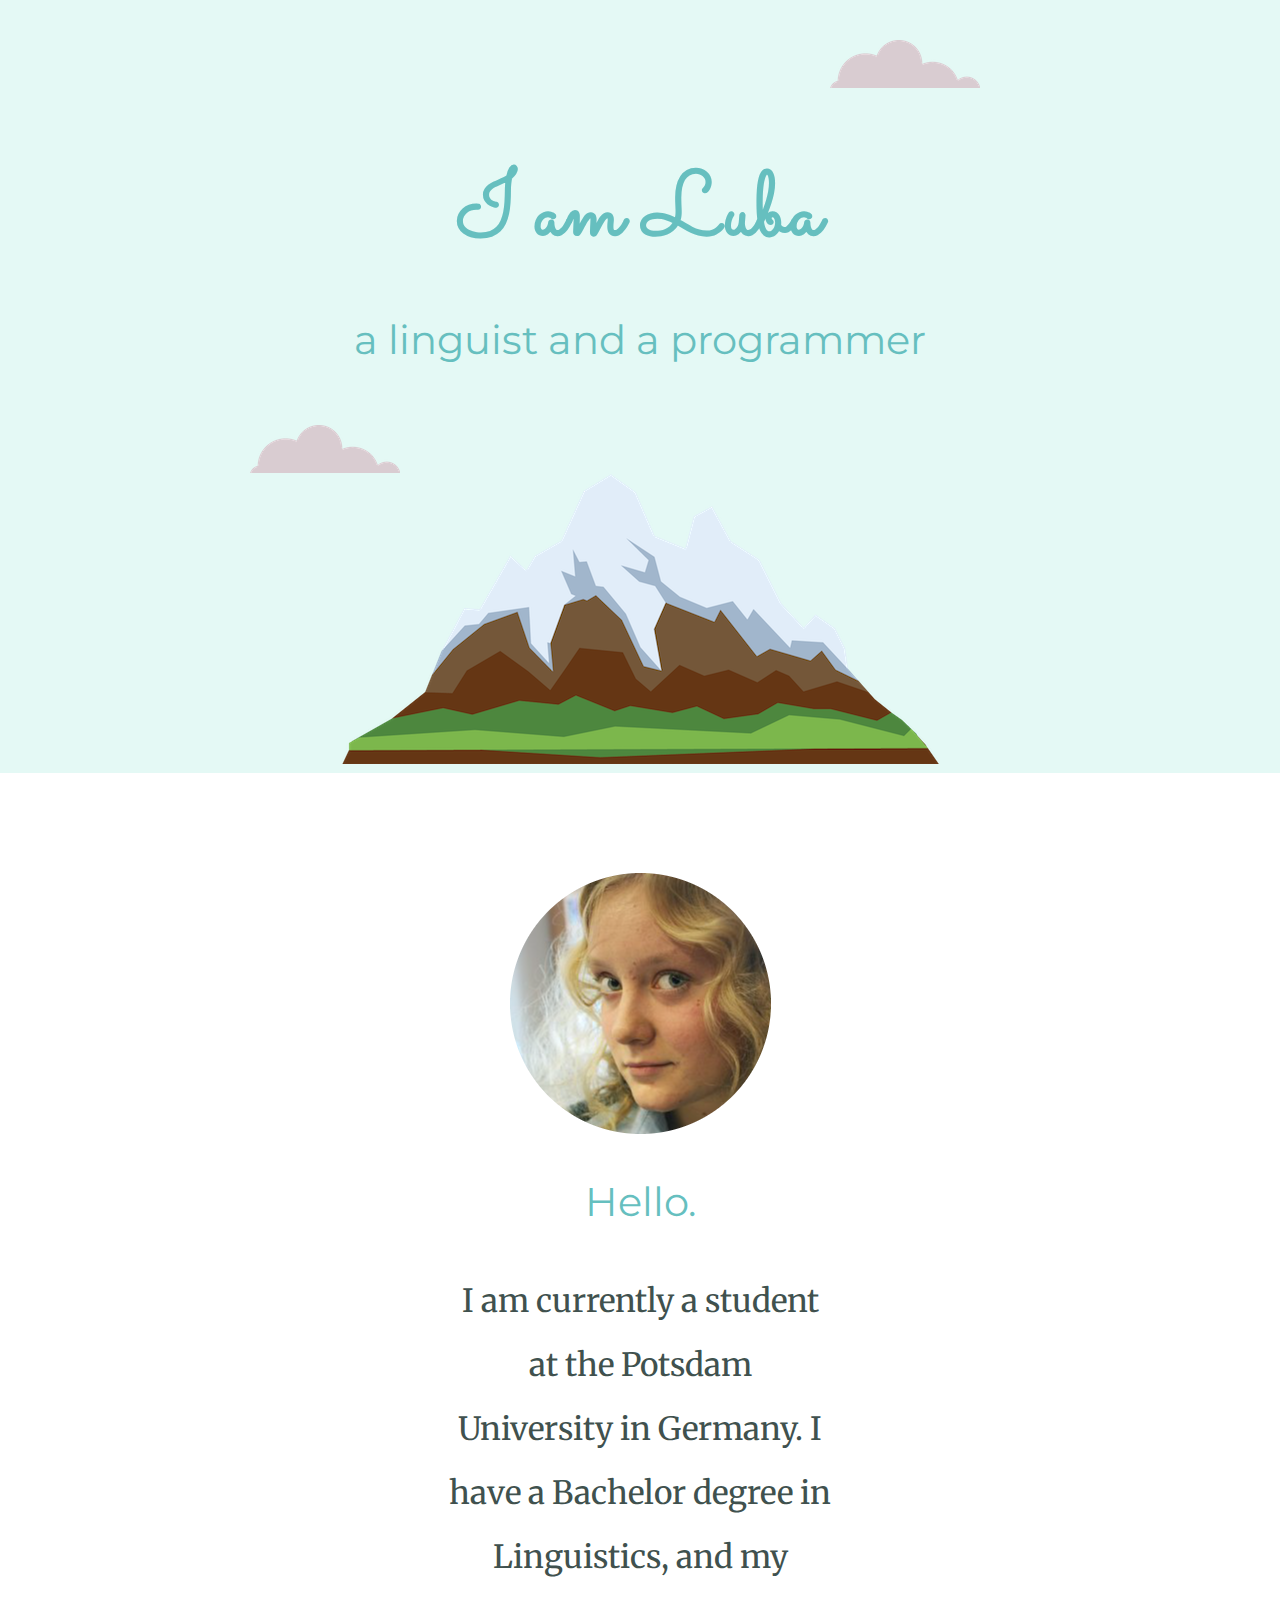
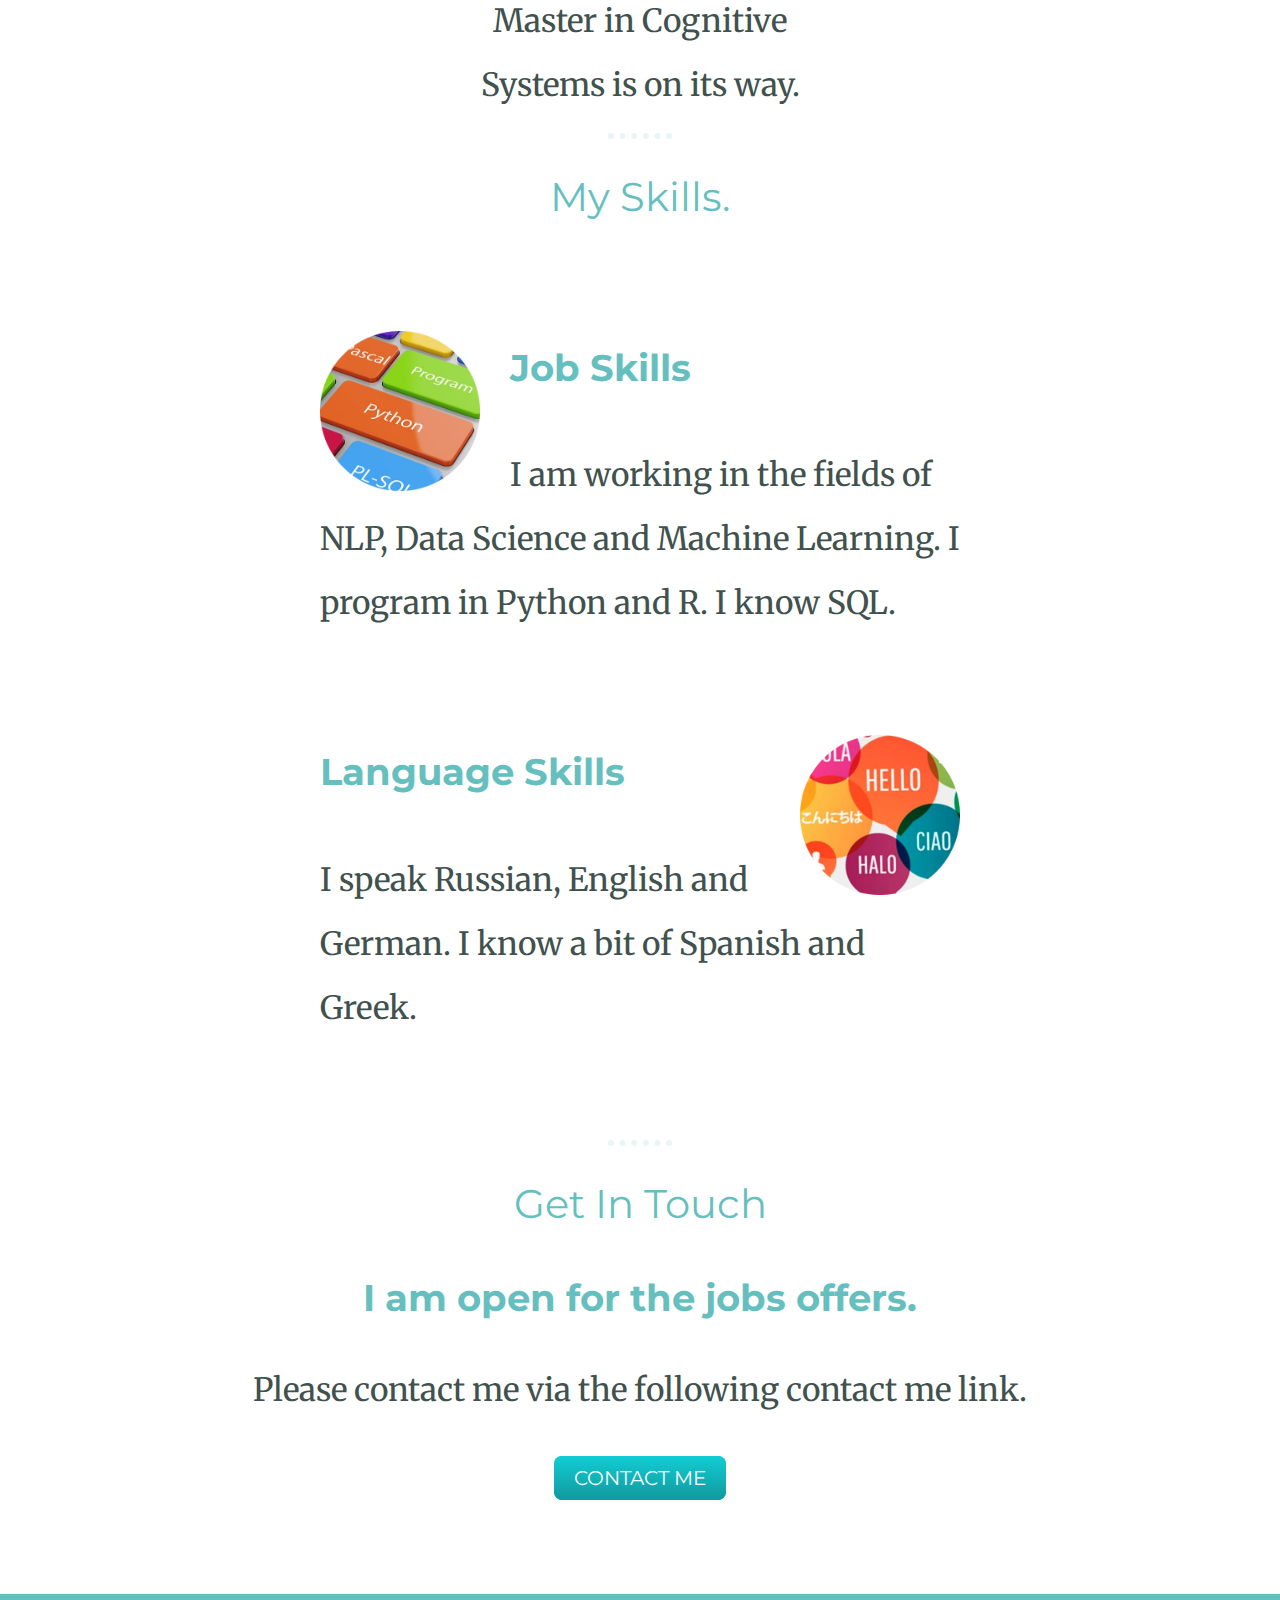
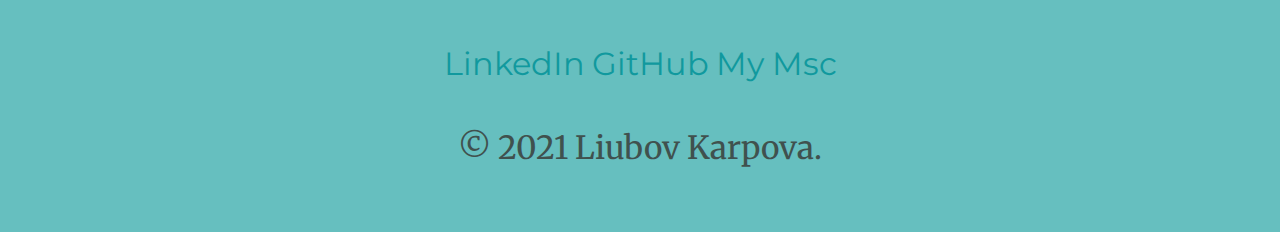
<file: index.html>
<!DOCTYPE html>
<html>
    <head>
        <meta charset="utf-8">
        <title>Liubov Karpova</title>
        <link rel="stylesheet" href="css/styles.css">
        <link rel="icon" href="favicon.ico">
        <link href="https://fonts.googleapis.com/css?family=Merriweather|Montserrat|Sacramento" rel="stylesheet">

    <head>
    <body>
        <div class="top-container">
            <img class="top-cloud" src="images/cloud.png" alt="cloud-image">
           <h1>I am Luba</h1>
            <h2>a linguist and a programmer</h2>
            <img class="bottom-cloud" src="images/cloud.png" alt="cloud-image">
            <img src="images/mountain.png" alt="image">
        </div>
    <div class="middle-container">
  <div class="profile">
    <img src="images/luba-modified.png" alt="Liubov Karpova photo">
    <h2>Hello.</h2>
    <p class="intro">I am currently a student at the Potsdam University in Germany. I have a Bachelor degree in Linguistics, and my Master in Cognitive Systems is on its way.</p>
  </div>
  <hr>
  <div class="skills">
    <h2>My Skills.</h2>
    <div class="skill-row">
      <img class="progr" src="images/programmming-modified.png" alt="programming image">
      <h3>Job Skills</h3>
      <p> I am working in the fields of NLP, Data Science and Machine Learning. I program in Python and R. I know SQL. </p>
    </div>
    <div class="skill-row">
      <img class="lang" src="images/languages-modified.png" alt="languages image">
      <h3>Language Skills</h3>
      <p>I speak Russian, English and German. I know a bit of Spanish and Greek.</p>
    </div>
  </div>
  <hr>
  <div class="contact-me">
    <h2>Get In Touch</h2>
    <h3>I am open for the jobs offers.</h3>
    <p class="contact-message">Please contact me via the following contact me link.</p>
    <a class="btn" href="mailto:LubaCarpova@gmail.com">CONTACT ME</a>
  </div>
</div>


<div class="bottom-container">
  <a class="footer-link" href="https://www.linkedin.com/in/liubov-karpova-26993b220/">LinkedIn</a>
  <a class="footer-link" href="https://github.com/lubakit">GitHub</a>
  <a class="footer-link" href="https://www.uni-potsdam.de/en/studium/what-to-study/master/masters-courses-from-a-to-z/cognitive-systems">My Msc</a>
  <p class="copyright"> © 2021 Liubov Karpova.</p>
</div>



    </body>
</html>
</file>
<file: css/styles.css>
body {
    margin: 0;
    text-align: center;
    font-family:"Merriweather", serif;
    font-size:200%;
    color:#40514E;

}

hr{
border:dotted #EAF6F6 6px;
border-bottom:none;
width:4%;
margin:100 px auto;


}
h1 {
    margin:50px auto 0 auto;
    font-family:"Sacramento", cursive;
    font-size:5.62rem;
    color:#66BFBF;
}
h2{
    font-family: "Montserrat", sans-serif;
    font-size:2.5rem;
    color:#66BFBF;
    font-weight:normal;
    padding-bottom:10px;

}
h3{
    font-family: "Montserrat", sans-serif;
    color:#66BFBF;
}
.top-container {
    background-color: #E4F9F5;
    position: relative;
    padding-top:100px
    }
.middle-container{

margin:100px 0;
}

p{
line-height:2;
}
.bottom-container {

background-color:#66BFBF;
padding:50px 0 20px;

}
.bottom-cloud {
    position:absolute;
    left:250px;
    bottom:300px;
}
.top-cloud {
    position:absolute;
    right: 300px;
    top:40px;
}
.skill-row{
    width:50%;
    margin:100px auto 100px auto;
    text-align:left;
    line-height:2;
}
.progr {
    width:25%;
    float:left;
    margin-right:30px;
}
.lang{
    width:25%;
    float:right;
    margin-left:30px;
}
.intro{
width:30%;
margin:auto;

}
.contact-message{
width:40%
margin:40 px auto 60px;
}

.btn {
  background: #11CDD4;
  background-image: -webkit-linear-gradient(top, #11CDD4, #11999E);
  background-image: -moz-linear-gradient(top, #11CDD4, #11999E);
  background-image: -ms-linear-gradient(top, #11CDD4, #11999E);
  background-image: -o-linear-gradient(top, #11CDD4, #11999E);
  background-image: linear-gradient(to bottom, #11CDD4, #11999E);
  -webkit-border-radius: 8;
  -moz-border-radius: 8;
  border-radius: 8px;
  font-family: "Montserrat", sans-serif;
  color: #ffffff;
  font-size: 20px;
  padding: 10px 20px 10px 20px;
  text-decoration: none;
}

.btn:hover {
  background: #30E3CB;
  background-image: -webkit-linear-gradient(top, #30E3CB, #2Bc4AD);
  background-image: -moz-linear-gradient(top, #30E3CB, #2Bc4AD);
  background-image: -ms-linear-gradient(top, #30E3CB, #2Bc4AD);
  background-image: -o-linear-gradient(top, #30E3CB, #2Bc4AD);
  background-image: linear-gradient(to bottom, #30E3CB, #2Bc4AD);
  text-decoration: none;
}

a{
color:#11999E;
font-family: "Montserrat", sans-serif;
margin:10 px 20px;
text-decoration:none;
}

a:hover{
color:#EAF6F6;
}
copyright{
color: #EAF6F6;
font:0.75rem;
padding:20px 0;
}
</file>
